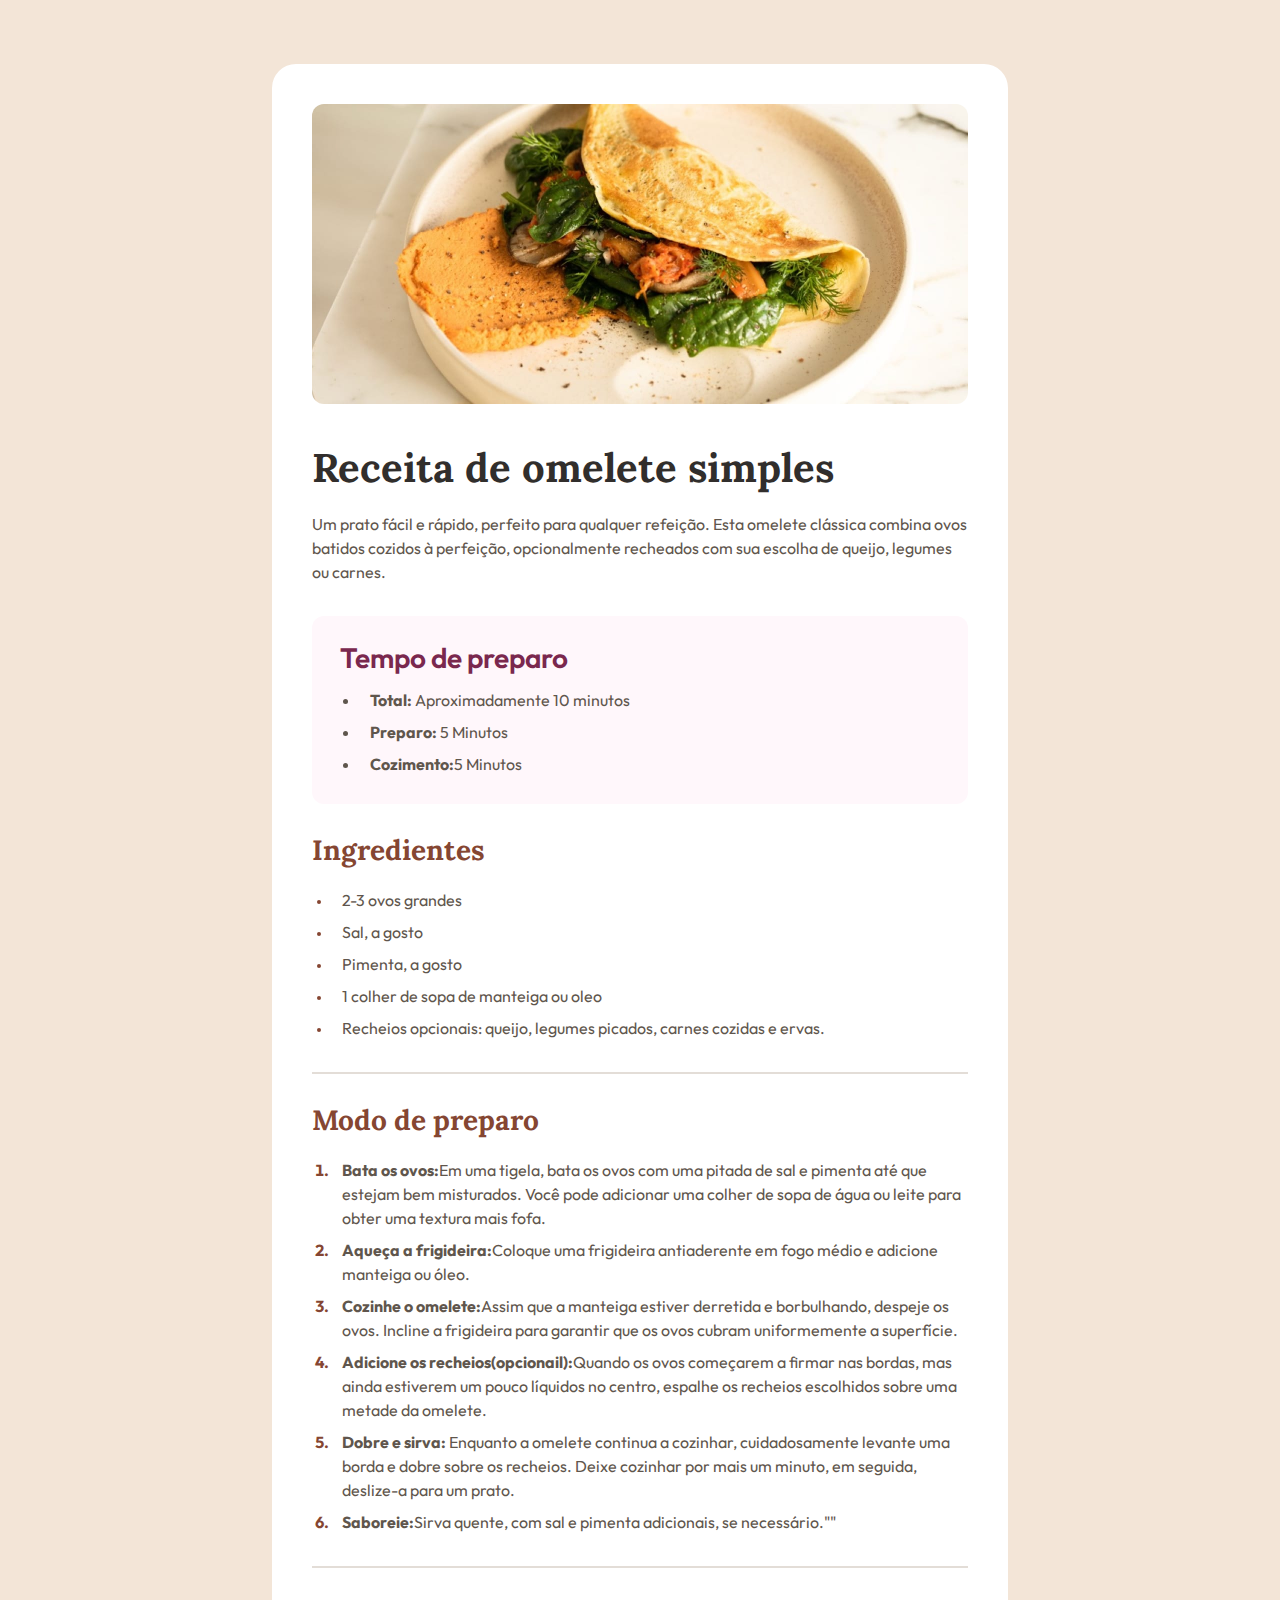
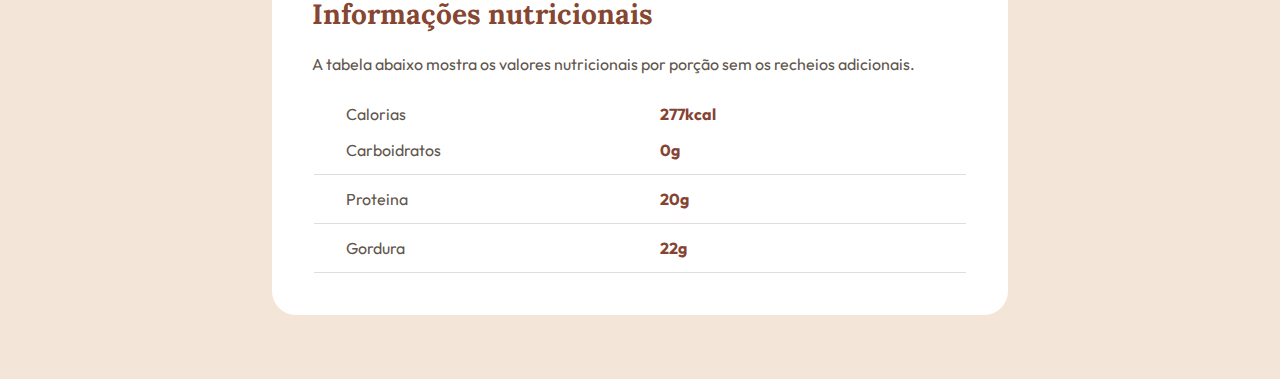
<file: index.html>
<!DOCTYPE html>
<html lang="pt-BR">

<head>
    <meta charset="UTF-8">
    <meta name="viewport" content="width=device-width, initial-scale=1.0">
    <link rel="preconnect" href="https://fonts.googleapis.com">
    <link rel="preconnect" href="https://fonts.gstatic.com" crossorigin>
    <link
        href="https://fonts.googleapis.com/css2?family=Lora:ital,wght@0,400..700;1,400..700&family=Outfit:wght@100..900&display=swap"
        rel="stylesheet">
    <link rel="stylesheet" href="style.css">
    <title>receita de omelete</title>
</head>

<body>
    <div>
        <img src="./image-omelette.jpeg" alt="imagem de um omelete recheado de folhas verdes e legumes">
        <h1>Receita de omelete simples</h1>
        <p>Um prato fácil e rápido, perfeito para qualquer refeição. Esta omelete clássica combina ovos batidos cozidos
            à perfeição, opcionalmente recheados com sua escolha de queijo, legumes ou carnes.</p>


        <div class="tempo">
            <h2>Tempo de preparo</h2>
            <ul>
                <li>
                    <strong>Total:</strong> Aproximadamente 10 minutos
                </li>
                <li>
                    <strong>Preparo:</strong> 5 Minutos
                </li>
                <li>
                    <strong>Cozimento:</strong>5 Minutos
                </li>
            </ul>
        </div>

        <div class="Ingredientes"> 
            <h2>Ingredientes</h2>
            <ul>
                <li>2-3 ovos grandes</li>
                <li>Sal, a gosto</li>
                <li>Pimenta, a gosto</li>
                <li>1 colher de sopa de manteiga ou oleo</li>
                <li>Recheios opcionais: queijo, legumes picados, carnes cozidas e ervas.</li>
            </ul>
        </div>

        <hr>

        <div class="modo"> 
            <h2>Modo de preparo</h2>
            <ol>
                <li>
                    <strong>Bata os ovos:</strong>Em uma tigela, bata os ovos com uma pitada de sal e pimenta até que
                    estejam bem misturados. Você pode adicionar uma colher de sopa de água ou leite para obter uma
                    textura mais fofa.
                </li>
                <li>
                    <strong>Aqueça a frigideira:</strong>Coloque uma frigideira antiaderente em fogo médio e adicione
                    manteiga ou óleo.
                </li>
                <li>
                    <strong>Cozinhe o omelete:</strong>Assim que a manteiga estiver derretida e borbulhando, despeje os
                    ovos. Incline a frigideira para garantir que os ovos cubram uniformemente a superfície.
                </li>
                <li>
                    <strong>Adicione os recheios(opcionail):</strong>Quando os ovos começarem a firmar nas bordas, mas
                    ainda estiverem um pouco líquidos no centro, espalhe os recheios escolhidos sobre uma metade da
                    omelete.
                </li>
                <li>
                    <strong>Dobre e sirva:</strong> Enquanto a omelete continua a cozinhar, cuidadosamente levante uma
                    borda e dobre sobre os recheios. Deixe cozinhar por mais um minuto, em seguida, deslize-a para um
                    prato.
                </li>
                <li>
                    <strong>Saboreie:</strong>Sirva quente, com sal e pimenta adicionais, se necessário.""
                </li>
            </ol>
        </div>

        <hr>

        <div class="Informacoes">
            <h2>Informações nutricionais</h2>
            <p>A tabela abaixo mostra os valores nutricionais por porção sem os recheios adicionais.</p>


            <table>
                <tr>
                    <th>Calorias</th>
                    <td>277kcal</td>
                </tr>
                <tr>
                    <th>Carboidratos</th>
                    <td>0g</td>
                </tr>
                <tr>
                    <th>Proteina</th>
                    <td>20g</td>
                </tr>
                <tr>
                    <th>Gordura</th>
                    <td>22g</td>
                </tr>
            </table>

        </div>
    </div>
</body>

</html>
</file>
<file: style.css>
*{
    margin: 0;
    padding: 0;
    box-sizing: border-box;
    -webkit-font-smoothing: antialiased;
}

body{
    background-color: #f3e5d7;
}
h1,h2{
    font-family: 'Lora', serif;
}

body > div{
    background-color: #fff;
    max-width: 736px;
    margin-inline: auto;
    margin-block: 64px;
    padding: 40px;
    border-radius: 24px;
}


div img{
    width: 100%;
    border-radius: 12px;
    margin-bottom: 40px;
}

h1{
    font-size: 40px;
    color: #312e2c;
    line-height: 100%;
    margin-bottom: 24px;
}

p, li, th, td{
    font-family: 'Outfit', sans-serif;

}

p{
    color: #5f564d;
    line-height: 150%;
    margin-bottom: 32px;
}

.tempo {
    background-color: #fff7fb;
    padding: 28px;
    border-radius: 12px;
    margin-bottom: 32px;

}
.tempo h2{
    font-size: 28px;
    line-height: 100%;
    font-weight: 600;
    font-family: 'Outfit', sans-serif;
    color: #7a284e;
    margin-bottom: 16px;

}

li{
    padding-left: 10px;
    color: #5f564d;
    line-height: 150%;
    
}

li + li {
    margin-top: 8px;
}

ul,ol{
    margin-left: 20px;
}

.tempo li ::marker{
    color: #7a284e;
    font-size: 12px;
}

h2{
    font-size: 28px;
    color: #854632;
    line-height: 100%;
    margin-bottom: 24px;

}

.Ingredientes li::marker{
    font-size: 12px;
    color: #854632;

}

hr{
    border: 1px solid #e3ddd7;
    margin-block: 32px;
}

.modo li::marker{
    color: #854632;
    font-weight: 700;
}

.Informacoes p{

    margin-bottom: 24px;


}

table{
    width: 100%;
}

th, td{

    border-bottom: 1px solid #e3ddd7;
    width: 100%;
    

}
tr{

    display: flex;
}

tr + tr th,
tr + tr td {

    padding-block: 12px;
}

tr:nth-last-of-type(1) th,
tr:nth-last-of-type(1) td{
    padding-bottom: 12px;
}

tr:nth-last-of-type(4) th,
tr:nth-last-of-type(4) td{

    border: none;
}

th{

    text-align: left;
    padding-left: 32px;
    font-weight: 400;
    color: #5f564d;
    line-height: 150%;
}

td{
    padding-left: 16px;
    font-weight: 700;
    color: #854332;
    line-height: 150%;
}
</file>
